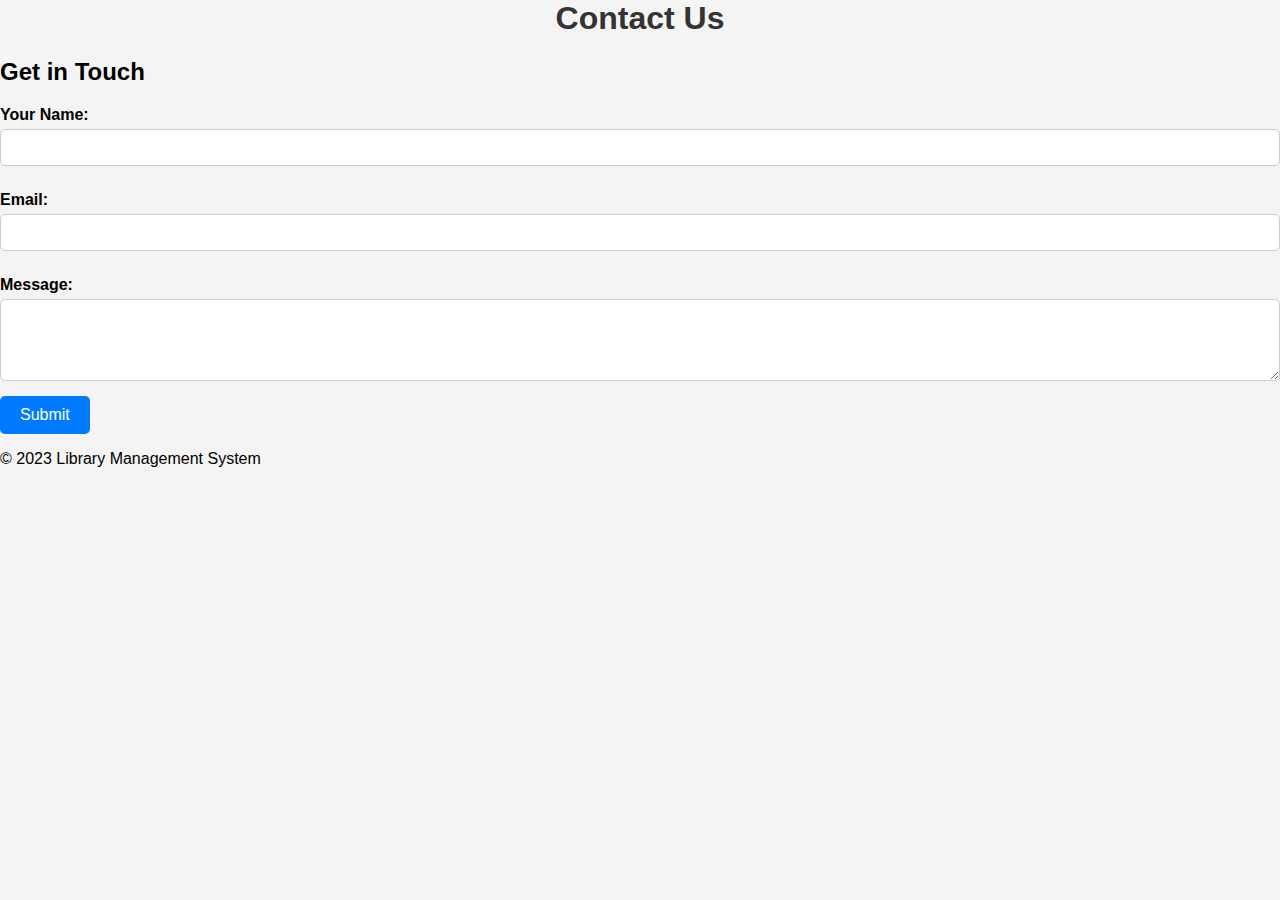
<file: contact.html>
<html lang="en">
<head>
    <meta charset="UTF-8">
    <meta name="viewport" content="width=device-width, initial-scale=1.0">
    <title>Contact Us - Library Management System</title>
  <style>
    body {
    font-family: Arial, sans-serif;
    background-color: #f4f4f4;
    margin: 0;
    padding: 0;
}

.container {
    background-color: #fff;
    max-width: 600px;
    margin: 0 auto;
    padding: 20px;
    border-radius: 5px;
    box-shadow: 0 0 10px rgba(0, 0, 0, 0.1);
}

h1 {
    text-align: center;
    color: #333;
}

form {
    text-align: left;
}

label {
    font-weight: bold;
    display: block;
    margin-top: 10px;
}

input[type="text"],
input[type="email"],
textarea {
    width: 100%;
    padding: 10px;
    margin-top: 5px;
    margin-bottom: 15px;
    border: 1px solid #ccc;
    border-radius: 5px;
}

button {
    background-color: #007BFF;
    color: #fff;
    padding: 10px 20px;
    border: none;
    border-radius: 5px;
    cursor: pointer;
    font-size: 16px;
}

button:hover {
    background-color: #0056b3;
}

  </style>
</head>
<body>
    <header>
        <h1>Contact Us</h1>
    </header>
    <main>
        <section class="contact-form">
            <h2>Get in Touch</h2>
            <form action="submit.php" method="POST">
                <label for="name">Your Name:</label>
                <input type="text" id="name" name="name" required>

                <label for="email">Email:</label>
                <input type="email" id="email" name="email" required>

                <label for="message">Message:</label>
                <textarea id="message" name="message" rows="4" required></textarea>

                <button type="submit">Submit</button>
            </form>
        </section>
    </main>
    <footer>
        <p>&copy; 2023 Library Management System</p>
    </footer>
</body>
</html>
</file>
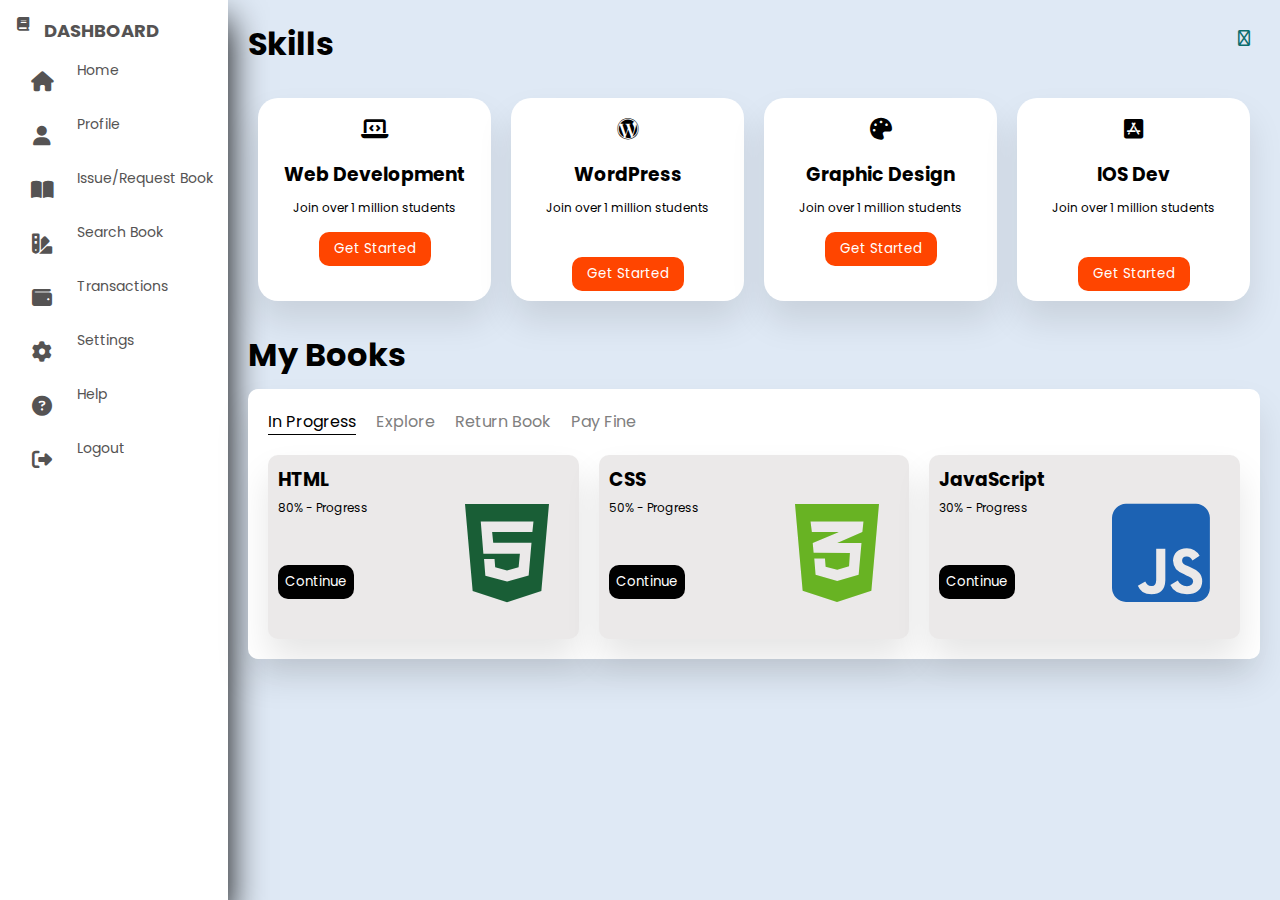
<file: dashboard.html>
<!DOCTYPE html>
<html>
<head>
    <title>Library Management System - User Dashboard</title>
    <!-- stylesheet-->
    <link rel="stylesheet" type="text/css" href="css/styles1.css">
    <!--font awesome-->
    <link rel="stylesheet" href="https://cdnjs.cloudflare.com/ajax/libs/font-awesome/6.4.2/css/all.min.css">
</head>
<body>
    <div class="container">
        <nav>
            <ul>
                <li><a href="#" class="logo">
                    <!-- <img src="" alt="">--><i class="fa-solid fa-book"></i> 
                    <span class="nav-item">Dashboard</span>
                </a></li>
            
            <li>
                <a href="index.html">
                    <i class="fas fa-home"></i>
                    <span class="nav-item">Home</span>
                </a>
            </li>
            <li>
                <a href="User-Dashboard/practice.html">
                    <i class="fas fa-user"></i>
                    <span class="nav-item">Profile</span>
                </a>
            </li>
            <li>
                <a href="User-Dashboard/issue-return.html">
                    <i class="fas fa-book-open"></i>
                    <span class="nav-item">Issue/Request Book</span>
                </a>
            </li>
            <li>
                <a href="User-Dashboard/searchbook.html">
                    <i class="fas fa-swatchbook "></i>
                    <span class="nav-item">Search Book</span>
                </a>
            </li>
            <li>
                <a href="User-Dashboard/transaction.html">
                    <i class="fas fa-wallet"></i>
                    <span class="nav-item">Transactions</span>
                </a>
            </li>
            <li>
                <a href="User-Dashboard/setting-user.html">
                    <i class="fas fa-cog"></i>
                    <span class="nav-item">Settings</span>
                </a>
            </li>
            <li>
                <a href="User-Dashboard/help.html">
                    <i class="fas fa-question-circle"></i>
                    <span class="nav-item">Help</span>
                </a>
            </li>
            <li>
                <a href="logout-user.html">
                    <i class="fas fa-sign-out-alt"></i>
                    <span class="nav-item">Logout</span>
                </a>
            </li>
        </ul>
        </nav>
        <section class="main">
            <div class="main-top">
                <h1>Skills</h1>
                <i class="far fa-user-cog"></i>
            </div>
            <div class="main-skills">
            <div class="card">
                <i class="fas fa-laptop-code"></i>
                <h3>Web Development</h3>
                <p>Join over 1 million students</p>
                <button>Get Started</button>
            </div>
            <div class="card">
                <i class="fab fa-wordpress"></i>
                <h3>WordPress</h3>
                <p>Join over 1 million students</p><br>
                <button>Get Started</button>
            </div>
            <div class="card">
                <i class="fas fa-palette"></i>
                <h3>Graphic Design</h3>
                <p>Join over 1 million students</p>
                <button>Get Started</button>
            </div>
            <div class="card">
                <i class="fab fa-app-store-ios"></i>
                <h3>IOS Dev</h3>
                <p>Join over 1 million students</p><br>
                <button>Get Started</button>
            </div>
            </div>
            <section class="main-book">
                <h1>My Books</h1>
                <div class="book-box">
                    <ul>
                        <li class="active">In Progress</li>
                        <li>Explore</li>
                        <li>Return book</li>
                        <li> Pay Fine</li>
                    </ul>
                    <div class="book">
                        <div class="box">
                            <h3>HTML</h3>
                            <p>80% - progress</p>
                            <button>Continue</button>
                            <i class="fab fa-html5 html"></i>
                        </div>
                        <div class="box">
                            <h3>CSS</h3>
                            <p>50% - progress</p>
                            <button>Continue</button>
                            <i class="fab fa-css3-alt css"></i>
                        </div>
                        <div class="box">
                            <h3>JavaScript</h3>
                            <p>30% - progress</p>
                            <button>Continue</button>
                            <i class="fab fa-js-square js"></i>
                        </div>
                    </div>
                </div>
            </section>
        </section>
    </div>
</body>
</html>
</file>
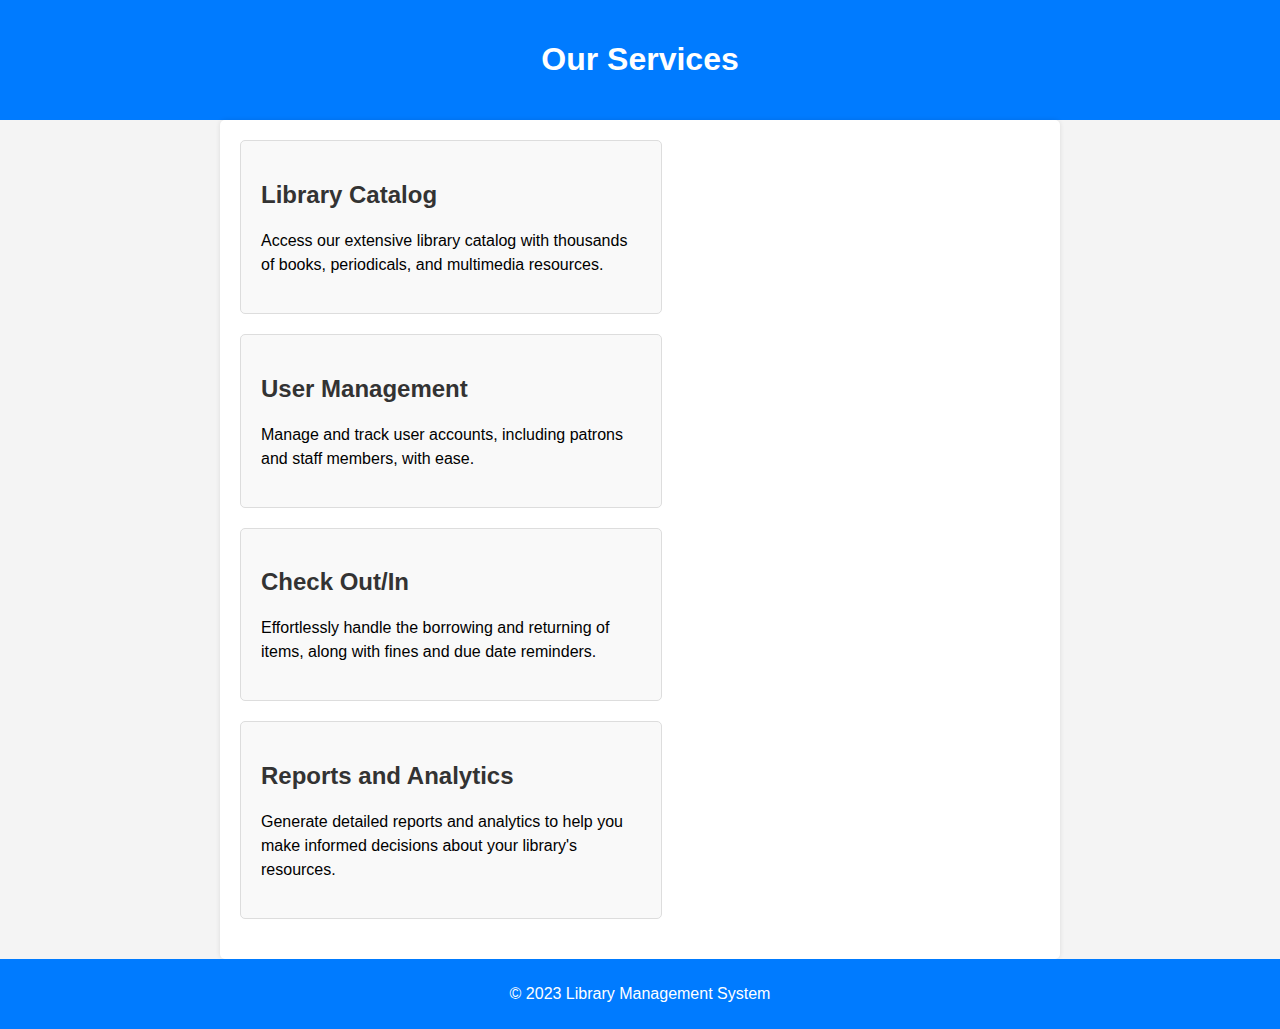
<file: service.html>
<!DOCTYPE html>
<html lang="en">
<head>
    <meta charset="UTF-8">
    <meta name="viewport" content="width=device-width, initial-scale=1.0">
    <title>Services - Library Management System</title>
    <style type="text/css">
        body {
    font-family: Arial, sans-serif;
    background-color: #f4f4f4;
    margin: 0;
    padding: 0;
}

header {
    background-color: #007BFF;
    color: #fff;
    text-align: center;
    padding: 20px;
}

main {
    max-width: 800px;
    margin: 0 auto;
    padding: 20px;
    background-color: #fff;
    box-shadow: 0 0 5px rgba(0, 0, 0, 0.1);
    border-radius: 5px;
}

.services {
    display: flex;
    flex-wrap: wrap;
    justify-content: space-between;
}

.service {
    flex-basis: calc(50% - 20px);
    margin-bottom: 20px;
    padding: 20px;
    background-color: #f9f9f9;
    border: 1px solid #ddd;
    border-radius: 5px;
}

.service h2 {
    color: #333;
}

.service p {
    line-height: 1.5;
}

footer {
    background-color: #007BFF;
    color: #fff;
    text-align: center;
    padding: 10px;
}

        </style>
</head>
<body>
    <header>
        <h1>Our Services</h1>
    </header>
    <main>
        <section class="services">
            <div class="service">
                <h2>Library Catalog</h2>
                <p>Access our extensive library catalog with thousands of books, periodicals, and multimedia resources.</p>
            </div>
            <div class="service">
                <h2>User Management</h2>
                <p>Manage and track user accounts, including patrons and staff members, with ease.</p>
            </div>
            <div class="service">
                <h2>Check Out/In</h2>
                <p>Effortlessly handle the borrowing and returning of items, along with fines and due date reminders.</p>
            </div>
            <div class="service">
                <h2>Reports and Analytics</h2>
                <p>Generate detailed reports and analytics to help you make informed decisions about your library's resources.</p>
            </div>
        </section>
    </main>
    <footer>
        <p>&copy; 2023 Library Management System</p>
    </footer>
</body>
</html>
</file>
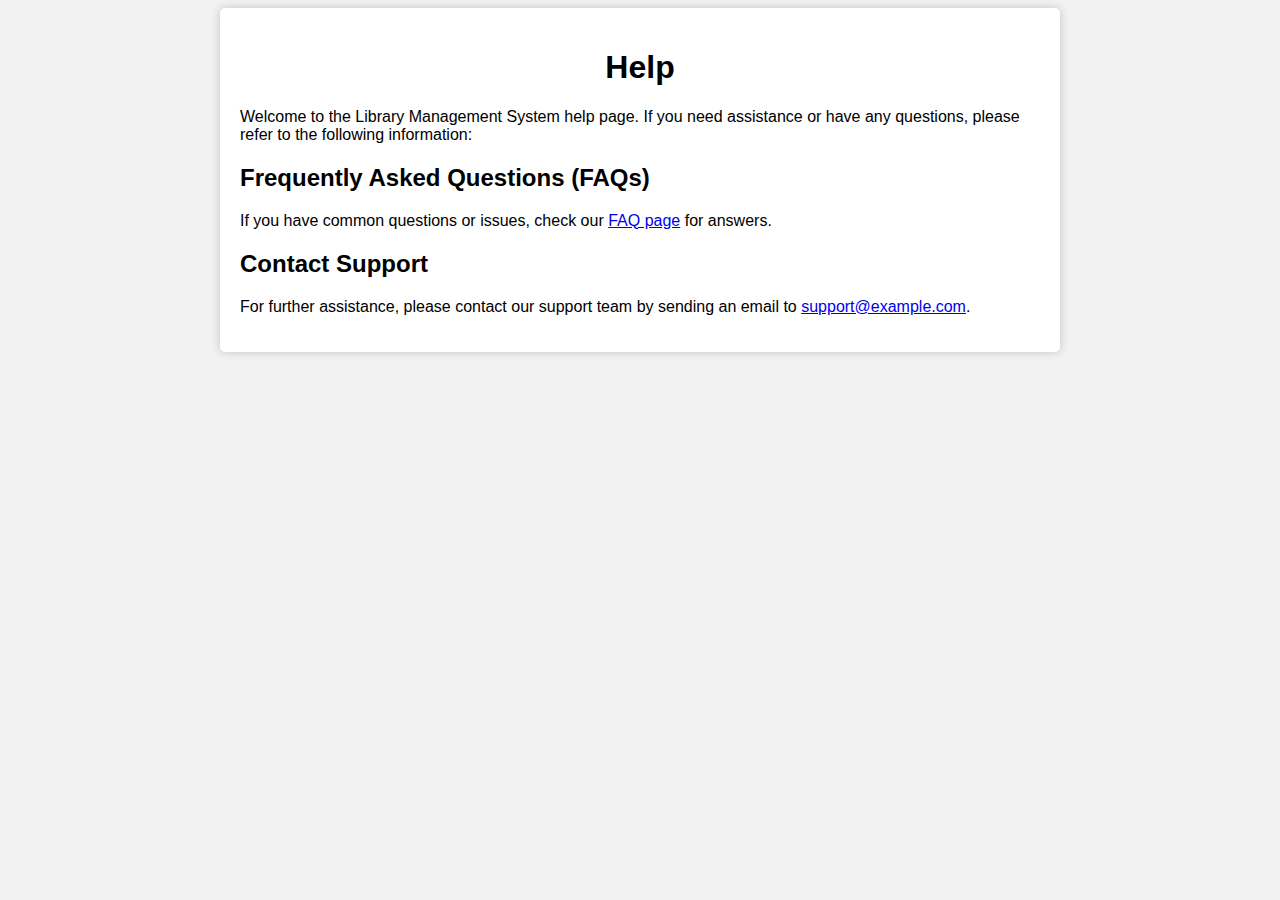
<file: User-Dashboard/help.html>
<!DOCTYPE html>
<html>
<head>
    <title>Help - Library Management System</title>
    <style>
        body {
            font-family: Arial, sans-serif;
            background-color: #f2f2f2;
        }

        .help-container {
            max-width: 800px;
            margin: 0 auto;
            padding: 20px;
            background-color: #fff;
            border-radius: 5px;
            box-shadow: 0 0 10px rgba(0, 0, 0, 0.2);
        }

        h1 {
            text-align: center;
        }

        .help-text {
            margin-top: 20px;
        }
    </style>
</head>
<body>
    <div class="help-container">
        <h1>Help</h1>
        <div class="help-text">
            <p>
                Welcome to the Library Management System help page. If you need assistance or have any questions, please refer to the following information:
            </p>
            <h2>Frequently Asked Questions (FAQs)</h2>
            <p>
                If you have common questions or issues, check our <a href="faq.html">FAQ page</a> for answers.
            </p>
            <h2>Contact Support</h2>
            <p>
                For further assistance, please contact our support team by sending an email to <a href="mailto:support@example.com">support@example.com</a>.
            </p>
        </div>
    </div>
</body>
</html>
</file>
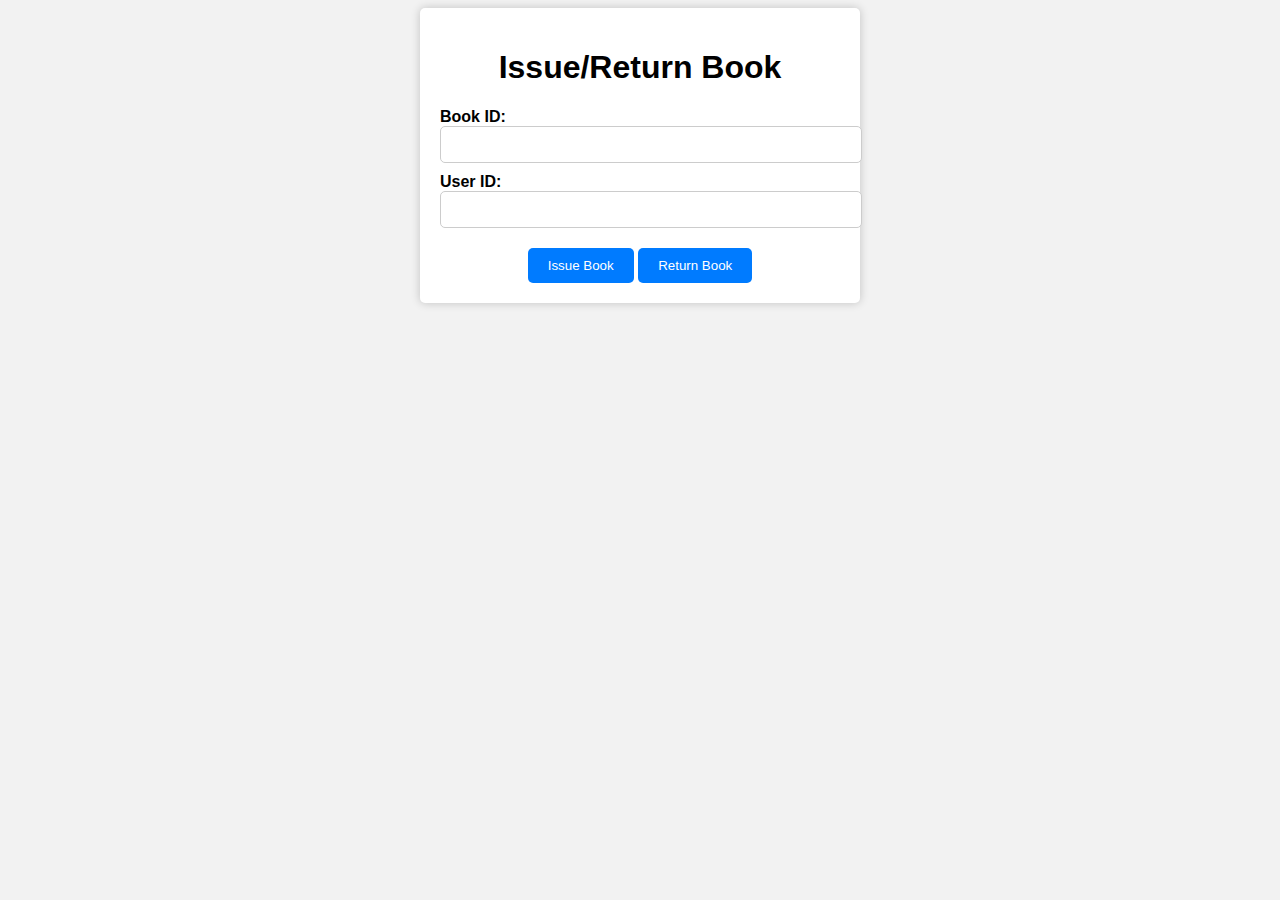
<file: User-Dashboard/issue-return.html>
<!DOCTYPE html>
<html>
<head>
    <title>Issue/Return Book - Library Management System</title>
    <style>
        body {
            font-family: Arial, sans-serif;
            background-color: #f2f2f2;
        }

        .form-container {
            max-width: 400px;
            margin: 0 auto;
            padding: 20px;
            background-color: #fff;
            border-radius: 5px;
            box-shadow: 0 0 10px rgba(0, 0, 0, 0.2);
        }

        h1 {
            text-align: center;
        }

        .form-label {
            font-weight: bold;
        }

        .form-group {
            margin-bottom: 10px;
        }

        .form-input {
            width: 100%;
            padding: 10px;
            border: 1px solid #ccc;
            border-radius: 5px;
        }

        .button-container {
            text-align: center;
            margin-top: 20px;
        }

        .submit-button {
            background-color: #007BFF;
            color: #fff;
            padding: 10px 20px;
            border: none;
            border-radius: 5px;
            cursor: pointer;
        }

        .submit-button:hover {
            background-color: #0056b3;
        }
    </style>
</head>
<body>
    <div class="form-container">
        <h1>Issue/Return Book</h1>
        <form action="process_issue_return.php" method="post">
            <div class="form-group">
                <label for="book_id" class="form-label">Book ID:</label>
                <input type="text" id="book_id" name="book_id" class="form-input" required>
            </div>
            <div class="form-group">
                <label for="user_id" class="form-label">User ID:</label>
                <input type="text" id="user_id" name="user_id" class="form-input" required>
            </div>
            <div class="button-container">
                <button type="submit" class="submit-button">Issue Book</button>
                <button type="submit" class="submit-button">Return Book</button>

            </div>
        </form>
    </div>
</body>
</html>
</file>
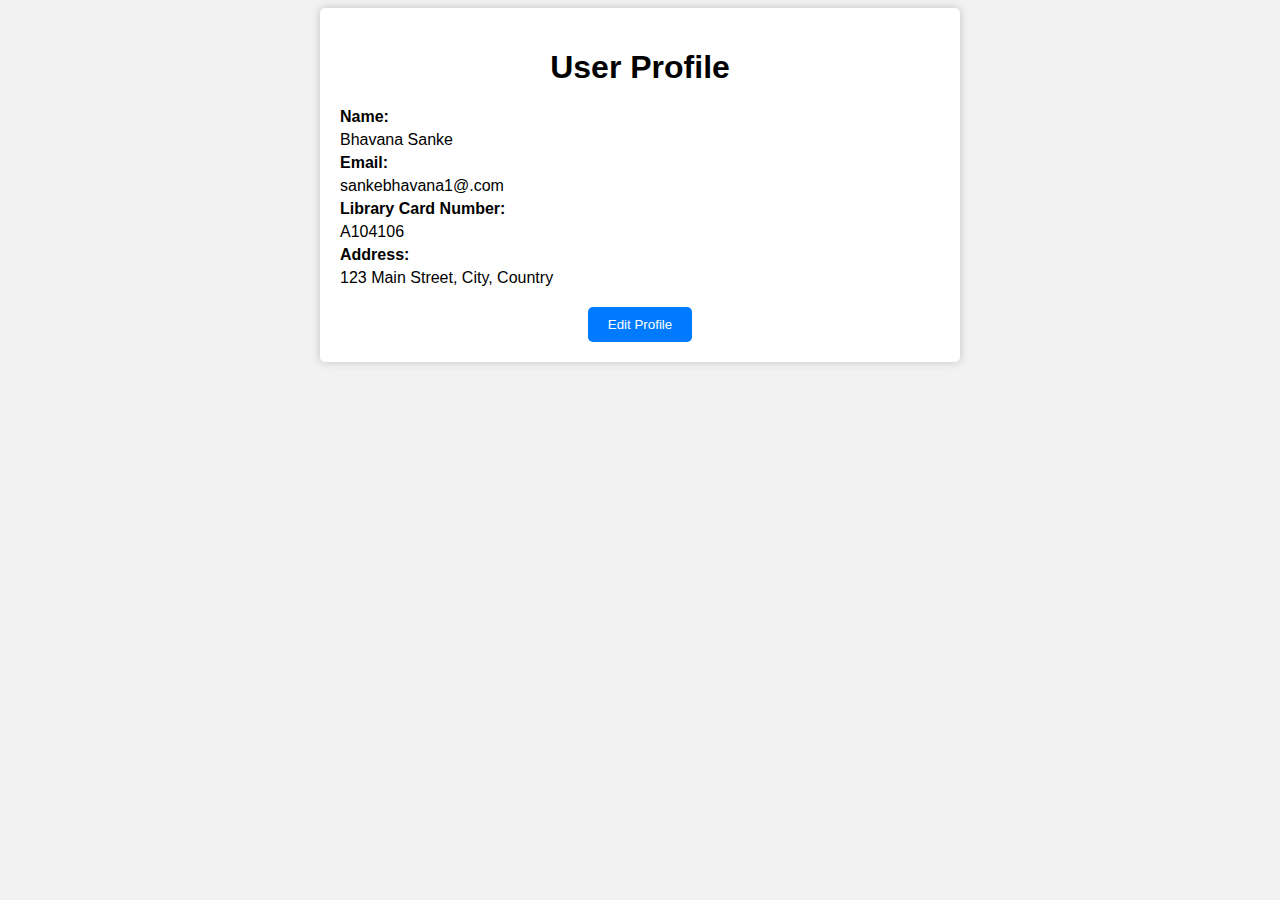
<file: User-Dashboard/practice.html>
<!DOCTYPE html>
<html>
<head>
    <title>User Profile - Library Management System</title>
    <style>
        body {
            font-family: Arial, sans-serif;
            background-color: #f2f2f2;
        }

        .profile-container {
            max-width: 600px;
            margin: 0 auto;
            padding: 20px;
            background-color: #fff;
            border-radius: 5px;
            box-shadow: 0 0 10px rgba(0, 0, 0, 0.2);
        }

        h1 {
            text-align: center;
        }

        .profile-info {
            margin-top: 20px;
        }

        .profile-info label {
            font-weight: bold;
        }

        .profile-info p {
            margin: 5px 0;
        }

        .button-container {
            text-align: center;
            margin-top: 20px;
        }

        .edit-button {
            background-color: #007BFF;
            color: #fff;
            padding: 10px 20px;
            border: none;
            border-radius: 5px;
            cursor: pointer;
        }

        .edit-button:hover {
            background-color: #0056b3;
        }
    </style>
</head>
<body>
    <div class="profile-container">
        <h1>User Profile</h1>
        <div class="profile-info">
            <label>Name:</label>
            <p>Bhavana Sanke</p>
            <label>Email:</label>
            <p>sankebhavana1@.com</p>
            <label>Library Card Number:</label>
            <p>A104106</p>
            <label>Address:</label>
            <p>123 Main Street, City, Country</p>
        </div>
        <div class="button-container">
            <button class="edit-button">Edit Profile</button>
        </div>
    </div>
</body>
</html>
</file>
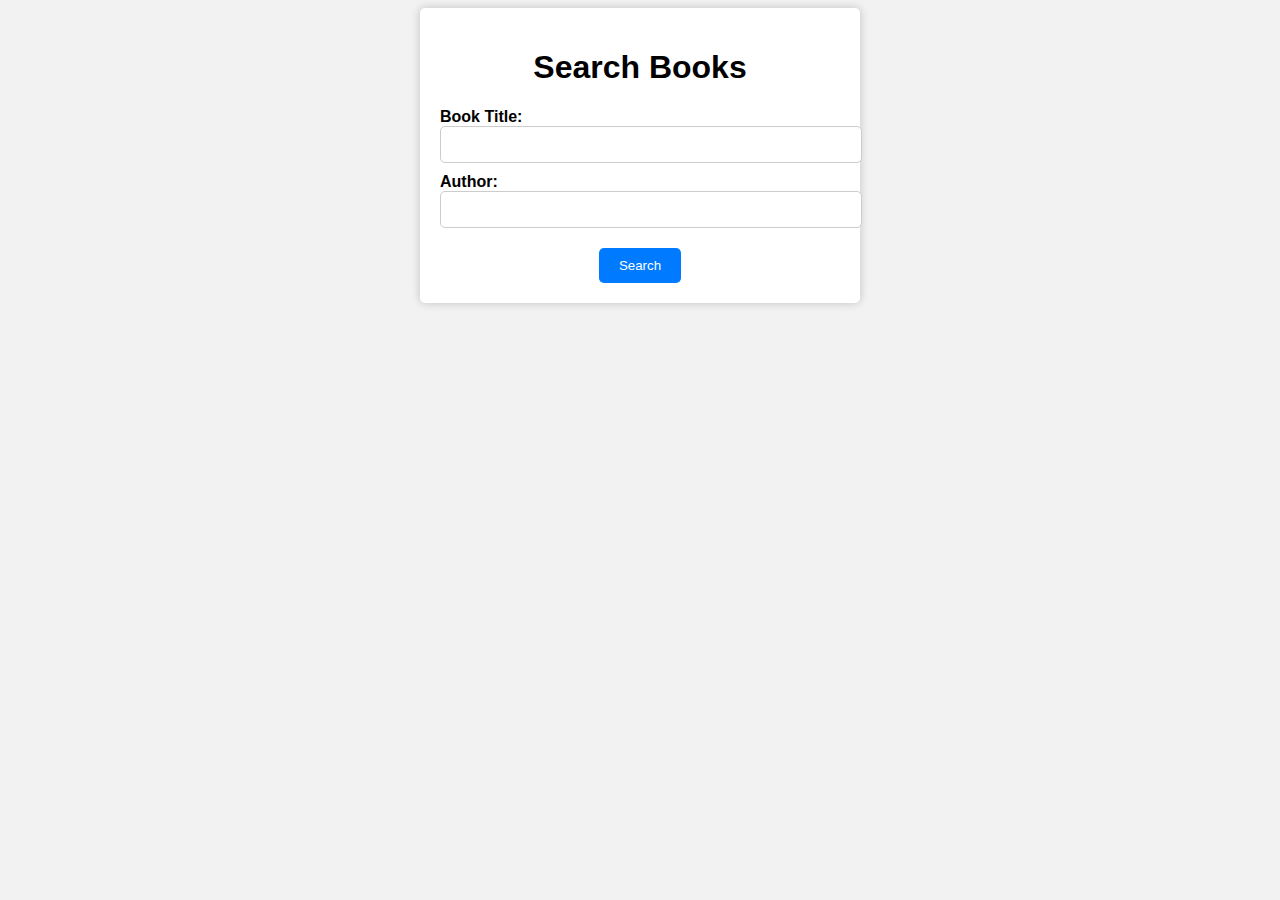
<file: User-Dashboard/searchbook.html>
<!DOCTYPE html>
<html>
<head>
    <title>Search Books - Library Management System</title>
    <style>
        body {
            font-family: Arial, sans-serif;
            background-color: #f2f2f2;
        }

        .search-container {
            max-width: 400px;
            margin: 0 auto;
            padding: 20px;
            background-color: #fff;
            border-radius: 5px;
            box-shadow: 0 0 10px rgba(0, 0, 0, 0.2);
        }

        h1 {
            text-align: center;
        }

        .form-label {
            font-weight: bold;
        }

        .form-group {
            margin-bottom: 10px;
        }

        .form-input {
            width: 100%;
            padding: 10px;
            border: 1px solid #ccc;
            border-radius: 5px;
        }

        .button-container {
            text-align: center;
            margin-top: 20px;
        }

        .search-button {
            background-color: #007BFF;
            color: #fff;
            padding: 10px 20px;
            border: none;
            border-radius: 5px;
            cursor: pointer;
        }

        .search-button:hover {
            background-color: #0056b3;
        }
    </style>
</head>
<body>
    <div class="search-container">
        <h1>Search Books</h1>
        <form action="search_books.php" method="get">
            <div class="form-group">
                <label for="book_title" class="form-label">Book Title:</label>
                <input type="text" id="book_title" name="book_title" class="form-input">
            </div>
            <div class="form-group">
                <label for="author" class="form-label">Author:</label>
                <input type="text" id="author" name="author" class="form-input">
            </div>
            <div class="button-container">
                <button type="submit" class="search-button">Search</button>
            </div>
        </form>
    </div>
</body>
</html>
</file>
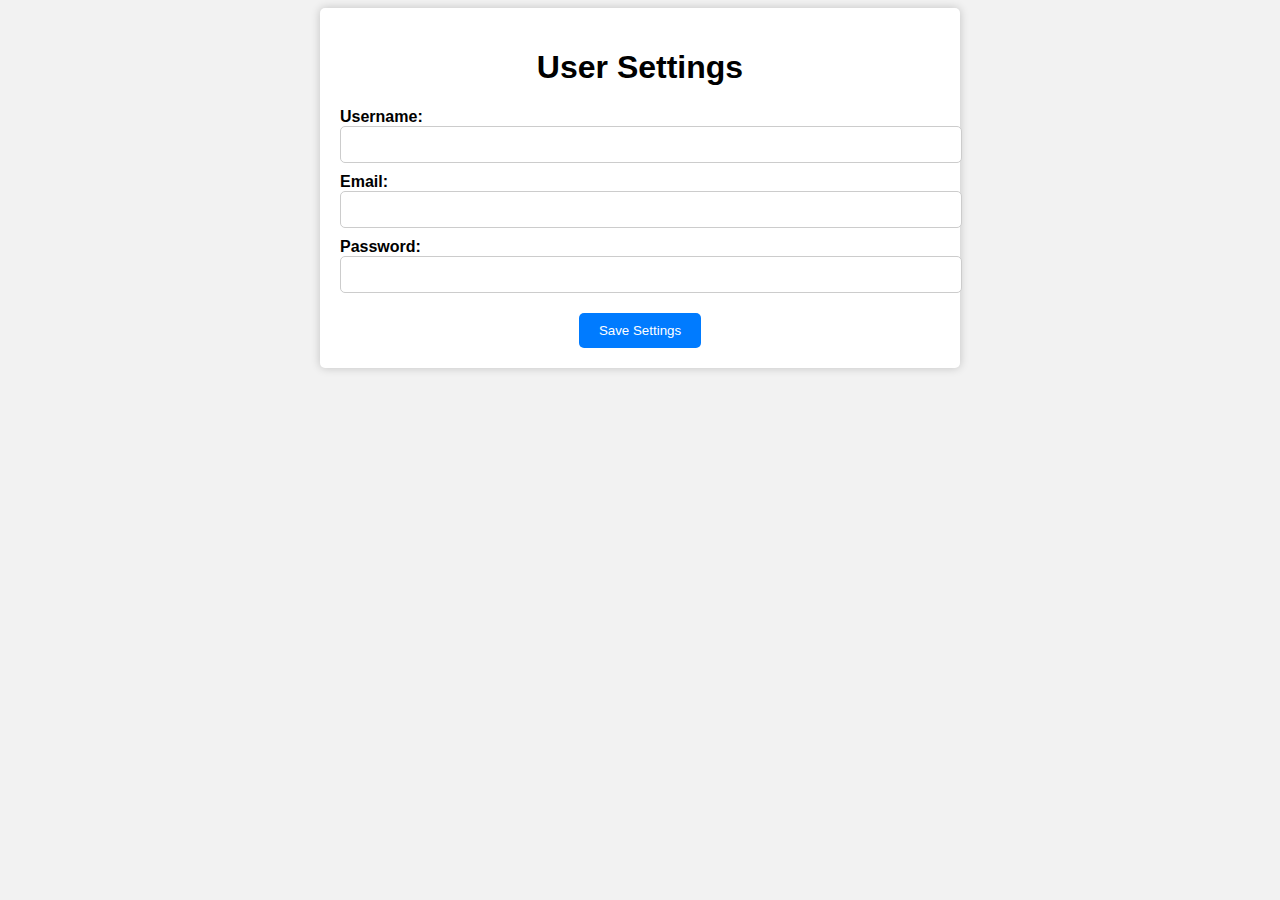
<file: User-Dashboard/setting-user.html>
<!DOCTYPE html>
<html>
<head>
    <title>User Settings - Library Management System</title>
    <style>
        body {
            font-family: Arial, sans-serif;
            background-color: #f2f2f2;
        }

        .settings-container {
            max-width: 600px;
            margin: 0 auto;
            padding: 20px;
            background-color: #fff;
            border-radius: 5px;
            box-shadow: 0 0 10px rgba(0, 0, 0, 0.2);
        }

        h1 {
            text-align: center;
        }

        .form-label {
            font-weight: bold;
        }

        .form-group {
            margin-bottom: 10px;
        }

        .form-input {
            width: 100%;
            padding: 10px;
            border: 1px solid #ccc;
            border-radius: 5px;
        }

        .button-container {
            text-align: center;
            margin-top: 20px;
        }

        .save-button {
            background-color: #007BFF;
            color: #fff;
            padding: 10px 20px;
            border: none;
            border-radius: 5px;
            cursor: pointer;
        }

        .save-button:hover {
            background-color: #0056b3;
        }
    </style>
</head>
<body>
    <div class="settings-container">
        <h1>User Settings</h1>
        <form action="update_settings.php" method="post">
            <div class="form-group">
                <label for="username" class="form-label">Username:</label>
                <input type="text" id="username" name="username" class="form-input">
            </div>
            <div class="form-group">
                <label for="email" class="form-label">Email:</label>
                <input type="email" id="email" name="email" class="form-input">
            </div>
            <div class="form-group">
                <label for="password" class="form-label">Password:</label>
                <input type="password" id="password" name="password" class="form-input">
            </div>
            <div class="button-container">
                <button type="submit" class="save-button">Save Settings</button>
            </div>
        </form>
    </div>
</body>
</html>
</file>
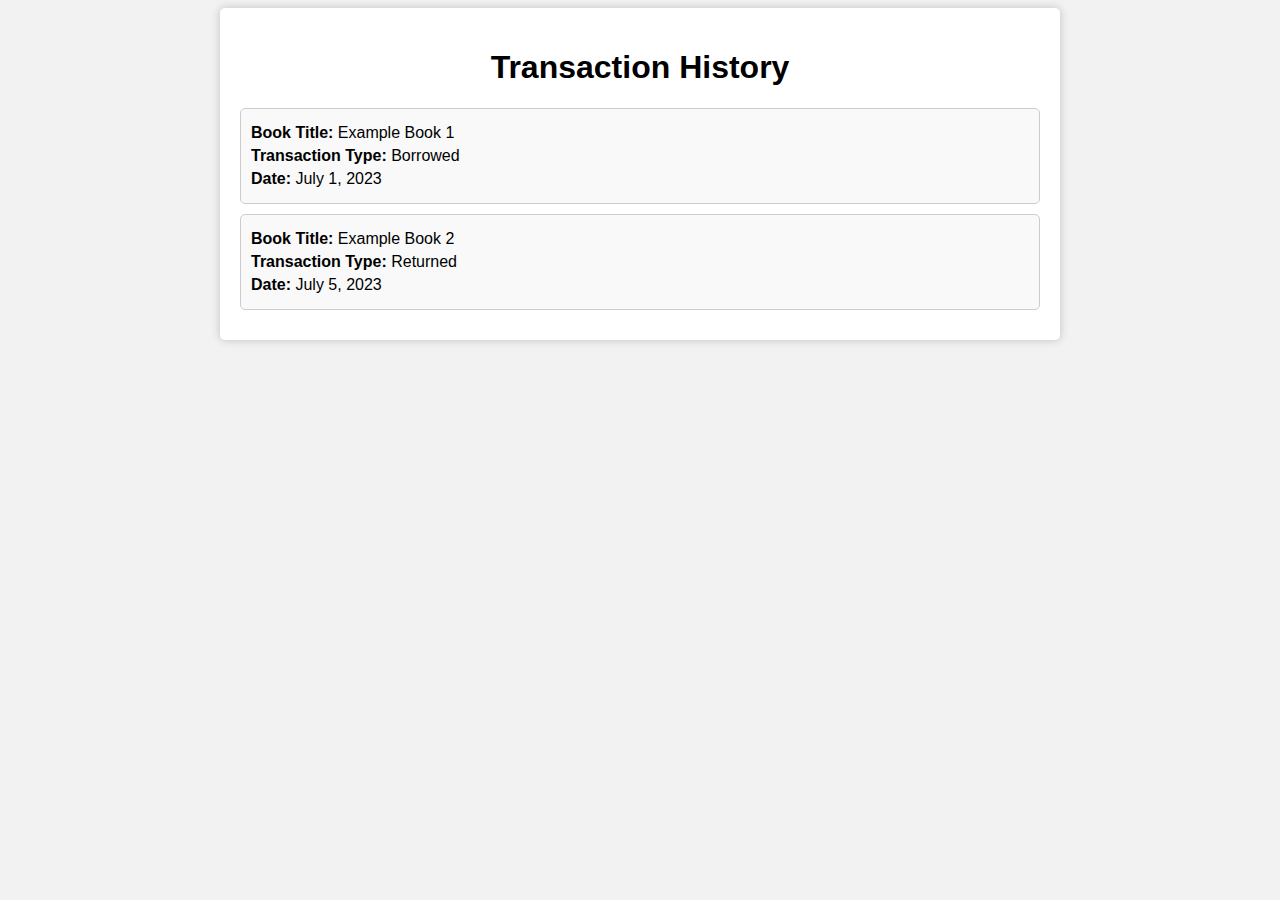
<file: User-Dashboard/transaction.html>
<!DOCTYPE html>
<html>
<head>
    <title>Transaction History - Library Management System</title>
    <style>
        body {
            font-family: Arial, sans-serif;
            background-color: #f2f2f2;
        }

        .transaction-container {
            max-width: 800px;
            margin: 0 auto;
            padding: 20px;
            background-color: #fff;
            border-radius: 5px;
            box-shadow: 0 0 10px rgba(0, 0, 0, 0.2);
        }

        h1 {
            text-align: center;
        }

        .transaction-list {
            margin-top: 20px;
        }

        .transaction-item {
            border: 1px solid #ccc;
            padding: 10px;
            margin: 10px 0;
            border-radius: 5px;
            background-color: #f9f9f9;
        }

        .transaction-item p {
            margin: 5px 0;
        }
    </style>
</head>
<body>
    <div class="transaction-container">
        <h1>Transaction History</h1>
        <div class="transaction-list">
            <div class="transaction-item">
                <p><strong>Book Title:</strong> Example Book 1</p>
                <p><strong>Transaction Type:</strong> Borrowed</p>
                <p><strong>Date:</strong> July 1, 2023</p>
            </div>
            <div class="transaction-item">
                <p><strong>Book Title:</strong> Example Book 2</p>
                <p><strong>Transaction Type:</strong> Returned</p>
                <p><strong>Date:</strong> July 5, 2023</p>
            </div>
            <!-- Repeat the above structure for additional transactions -->
        </div>
    </div>
</body>
</html>
</file>
<file: css/styles1.css>
@import url('https://fonts.googleapis.com/css2?family=Poppins:wght@300;400;500;600;700&display=swap');
*
{
    margin: 0;
    padding: 0;
    outline: none;
    border:none;
    text-decoration: none;
    box-sizing: border-box;
    font-family: "Poppins",sans-serif;
}
body{
    background: #dfe9f5;

}
.container
{
    display: flex;
}
nav{
    position: relative;
    top: 0;
    bottom: 0;
    height: 100vh;
    left: 0;
    background: #fff;
    width: 280px;
    overflow: hidden;
    box-shadow: 0 20px 35px rgba(0, 0, 0.1);
}
.logo
{
    text-align: center;
    display: flex;
    margin: 10px 0 0 10px;
}
.logo img{
    width: 45px;
    height: 45px;
    border-radius: 50%;
}
.logo span{
    font-weight: bold;
    padding-left: 15px;
    font-size: 18px;
    text-transform: uppercase;
}
a{
    position: relative;
    color: rgb(85 83 83);
    font-size: 14px;
    display: table;
    width: 280px;
    padding: 7px;
}
nav .fas
{
    position: relative;
    width: 70px;
    height: 40px;
    top: 14px;
    font-size: 20px;
    text-align: center;
}
nav .item
{
    position: relative;
    top: 12px;
    margin-left: 10px;

}
a:hover
{
    background: #eee;

}
.logout
{
    position: absolute;
    bottom: 0;

}

/* Main */
.main
{
    position: relative;
    padding: 20px;
    width: 100%;

}
.main-top
{
    display: flex;
    width: 100%;
}
.main-top i{
    position: absolute;
    right: 0;
    margin: 10px 30px;
    color: rgb(11,109 ,109 );
    cursor: pointer;
}
.main-skills
{
    display: flex;
    margin-top: 20px;

}
.main-skills .card
{
    width: 25%;
    margin: 10px;
    background: #fff;
    text-align: center;
    border-radius: 20px;
    padding: 10px;
    box-shadow: 0 20px 35px rgb(0, 0, 0, 0.1);

}
.main-skills .card h3{
    margin:10px;
    text-transform: capitalize;
}
.main-skills .card p{
   font-size: 12px;
}
.main-skills .card button{
    background: orangered ;
    color: #fff;
    padding: 7px 15px;
    border-radius: 10px;
    margin-top: 15px;
    cursor: pointer;
}
.main-skills .card button:hover
{
    background: rgba(223, 70, 15, 0.856);

}
.main-skills .card i{
    font-size: 22px;
    padding: 10px;
}
/* Book */
.main-book
{
    margin-top: 20px;
    text-transform: capitalize;

}
.book-box
{
 width: 100%;
 padding: 10px;
 margin-top: 10px;
 background: #fff;
 border-radius: 10px;
 box-shadow: 0 20px 35px rgba(0, 0,0 , 0.1);

}
.book-box ul
{
  list-style: none;
  display: flex;

}
.book-box ul li{
    margin: 10px;
    color: gray;
    cursor: pointer;
}
.book-box ul .active
{
    color: #000;
    border-bottom: 1px solid #000;
}
.book-box .book
{
    display: flex;
}
.box{
 width: 33%;
 padding: 10px;
 margin: 10px;
 border-radius: 10px;
 background: rgb(235,233,233);
 box-shadow: 0 20px 35px rgba(0, 0, 0 ,0.1);
}
.box p{
    font-size: 12px;
    margin-top: 5px;

}
.box button{
    background: #000;
    color: #fff;
    padding: 7px;
    border-radius: 10px;
    margin-top: 3rem;
    cursor: pointer;
}
.box button:hover{
    background: rgba(0, 0, 0 ,0.842);
}
.box i{
    font-size: 7rem;
    float: right;
    margin: -20px 20px 20px 0;
}
.html
{
    color: rgb(25, 94, 54);
}
.css
{
    color: rgb(104, 179, 35);
}
.js
{
    color: rgb(28, 98, 179);
}
</file>
